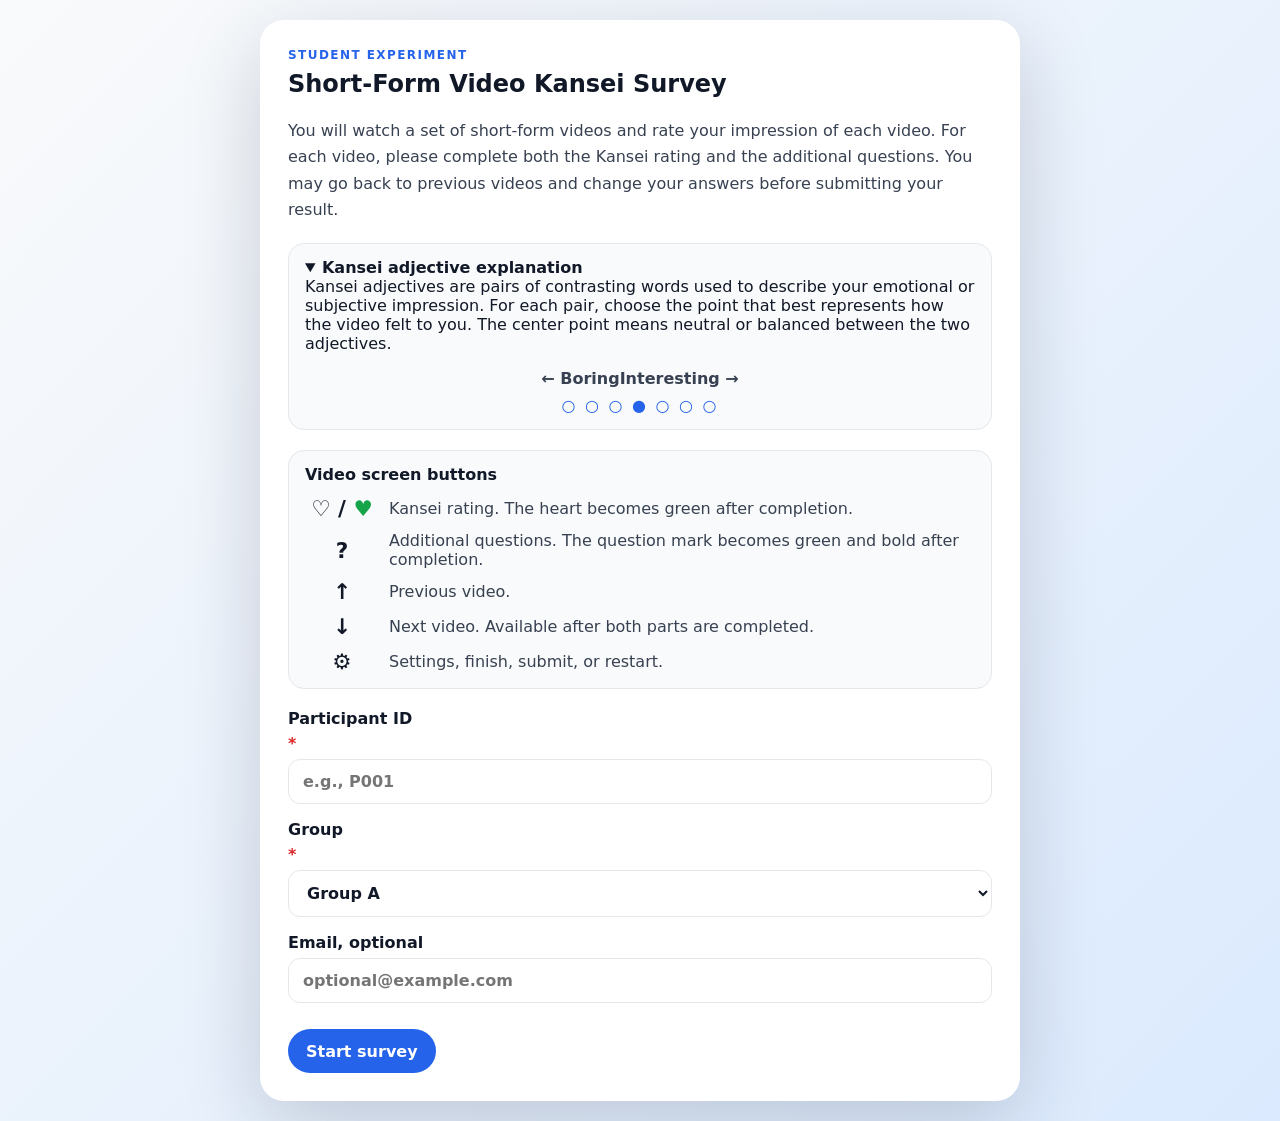
<file: index.html>
<!doctype html>
<html lang="en">
<head>
  <meta charset="utf-8" />
  <meta name="viewport" content="width=device-width, initial-scale=1, viewport-fit=cover" />
  <title>Kansei Short-Form Video Survey</title>
  <link rel="stylesheet" href="style.css" />
</head>
<body>
  <main id="app">
    <section id="setupScreen" class="screen setup-screen">
      <div class="card setup-card">
        <p class="eyebrow">Student experiment</p>
        <h1 id="experimentTitle">Short-Form Video Kansei Survey</h1>
        <p id="instructions" class="lead"></p>

        <details class="info-box" open>
          <summary>Kansei adjective explanation</summary>
          <p id="kanseiExplanation"></p>
          <div class="example-scale" aria-label="Example Kansei scale">
            <div class="example-pair-row"><span>← Boring</span><span>Interesting →</span></div>
            <div class="dots">○ ○ ○ ● ○ ○ ○</div>
          </div>
        </details>

        <section class="info-box icon-guide" aria-label="Video screen icon guide">
          <h2>Video screen buttons</h2>
          <div class="icon-guide-grid">
            <div><span class="guide-icon">♡ / <strong>♥</strong></span><span>Kansei rating. The heart becomes green after completion.</span></div>
            <div><span class="guide-icon">?</span><span>Additional questions. The question mark becomes green and bold after completion.</span></div>
            <div><span class="guide-icon">↑</span><span>Previous video.</span></div>
            <div><span class="guide-icon">↓</span><span>Next video. Available after both parts are completed.</span></div>
            <div><span class="guide-icon">⚙</span><span>Settings, finish, submit, or restart.</span></div>
          </div>
        </section>

        <form id="setupForm" class="setup-form">
          <label>
            Participant ID <span class="required">*</span>
            <input id="participantId" name="participantId" type="text" autocomplete="off" required placeholder="e.g., P001" />
          </label>

          <label>
            Group <span class="required">*</span>
            <select id="groupSelect" name="groupSelect" required></select>
          </label>

          <label>
            Email, optional
            <input id="participantEmail" name="participantEmail" type="email" autocomplete="email" placeholder="optional@example.com" />
          </label>

          <div class="form-actions">
            <button type="submit" class="primary-btn">Start survey</button>
            <button id="resumeBtn" type="button" class="secondary-btn hidden">Resume saved session</button>
          </div>
        </form>
      </div>
    </section>

    <section id="surveyScreen" class="screen survey-screen hidden">
      <div class="phone-shell" aria-label="Short-form video survey screen">
        <section id="videoStage" class="video-stage" aria-live="polite">
          <video id="videoPlayer" class="video-player" controls playsinline preload="metadata"></video>

          <div class="video-fallback hidden" id="videoFallback">
            <strong>Video file not found or cannot be played.</strong>
            <p>Check that the local video path in <code>config.js</code> is correct.</p>
          </div>

          <div class="progress-pill" id="progressText">Video 1/10</div>

          <div class="side-controls" aria-label="Survey controls">
            <button id="openKanseiBtn" class="round-action survey-icon-btn" type="button" aria-label="Open Kansei rating">
              <span id="kanseiIcon" class="action-icon" aria-hidden="true">♡</span>
            </button>

            <button id="openQuestionsBtn" class="round-action survey-icon-btn" type="button" aria-label="Open additional questions">
              <span id="questionsIcon" class="action-icon" aria-hidden="true">?</span>
            </button>

            <button id="prevVideoBtn" class="round-action survey-icon-btn" type="button" aria-label="Go to previous video">
              <span class="action-icon" aria-hidden="true">↑</span>
            </button>

            <button id="nextVideoBtn" class="round-action survey-icon-btn" type="button" aria-label="Go to next video">
              <span class="action-icon" aria-hidden="true">↓</span>
            </button>

            <button id="settingsBtn" class="round-action survey-icon-btn" type="button" aria-label="Open settings">
              <span class="action-icon" aria-hidden="true">⚙</span>
            </button>
          </div>

          <div id="completionHint" class="completion-hint"></div>
        </section>
      </div>
    </section>

    <section id="reviewScreen" class="screen review-screen hidden">
      <div class="card review-card">
        <h1>Review and submit</h1>
        <p id="reviewSummary" class="lead"></p>
        <div id="reviewList" class="review-list"></div>
        <div class="form-actions wrap">
          <button id="backToSurveyBtn" type="button" class="secondary-btn">Back to survey</button>
          <button id="submitBtn" type="button" class="primary-btn">Submit</button>
          <button id="exportJsonBtn" type="button" class="secondary-btn">Export JSON</button>
          <button id="resetBtn" type="button" class="danger-btn">Reset session</button>
        </div>
        <p id="submitStatus" class="submit-status" role="status" aria-live="polite"></p>
      </div>
    </section>
  </main>

  <div id="modalBackdrop" class="modal-backdrop hidden" role="presentation"></div>

  <section id="kanseiModal" class="bottom-sheet hidden" role="dialog" aria-modal="true" aria-labelledby="kanseiModalTitle">
    <div class="sheet-handle"></div>
    <div class="sheet-header">
      <div>
        <h2 id="kanseiModalTitle">Kansei rating</h2>
        <p class="small-muted">For each adjective pair, choose the point that best matches your impression.</p>
      </div>
      <button class="icon-btn close-modal" data-close="kanseiModal" type="button">×</button>
    </div>
    <form id="kanseiForm" class="sheet-body"></form>
    <div class="sheet-footer">
      <button id="saveKanseiBtn" type="button" class="primary-btn full">Save Kansei ratings</button>
    </div>
  </section>

  <section id="questionsModal" class="bottom-sheet hidden" role="dialog" aria-modal="true" aria-labelledby="questionsModalTitle">
    <div class="sheet-handle"></div>
    <div class="sheet-header">
      <div>
        <h2 id="questionsModalTitle">Additional questions</h2>
        <p class="small-muted">Answer the questions for the current video.</p>
      </div>
      <button class="icon-btn close-modal" data-close="questionsModal" type="button">×</button>
    </div>
    <form id="questionsForm" class="sheet-body"></form>
    <div class="sheet-footer">
      <button id="saveQuestionsBtn" type="button" class="primary-btn full">Save answers</button>
    </div>
  </section>

  <section id="settingsModal" class="bottom-sheet compact-sheet hidden" role="dialog" aria-modal="true" aria-labelledby="settingsModalTitle">
    <div class="sheet-handle"></div>
    <div class="sheet-header">
      <div>
        <h2 id="settingsModalTitle">Settings</h2>
        <p class="small-muted">Survey session controls.</p>
      </div>
      <button class="icon-btn close-modal" data-close="settingsModal" type="button">×</button>
    </div>
    <div class="sheet-body settings-body">
      <div class="info-card">
        <div><span>Participant ID</span><strong id="settingsParticipantId">-</strong></div>
        <div><span>Group</span><strong id="settingsGroup">-</strong></div>
        <div><span>Email</span><strong id="settingsEmail">-</strong></div>
        <div><span>Progress</span><strong id="settingsProgress">-</strong></div>
      </div>
      <p class="small-note">Restart clears the current saved session on this device. Finish opens the review and submit screen.</p>
    </div>
    <div class="sheet-footer stacked-footer">
      <button id="settingsFinishBtn" type="button" class="primary-btn full">Finish / Submit</button>
      <button id="settingsRestartBtn" type="button" class="danger-btn full">Restart survey</button>
      <button id="settingsBackToSetupBtn" type="button" class="secondary-btn full">Back to setup</button>
    </div>
  </section>

  <script src="config.js"></script>
  <script src="app.js"></script>
</body>
</html>
</file>
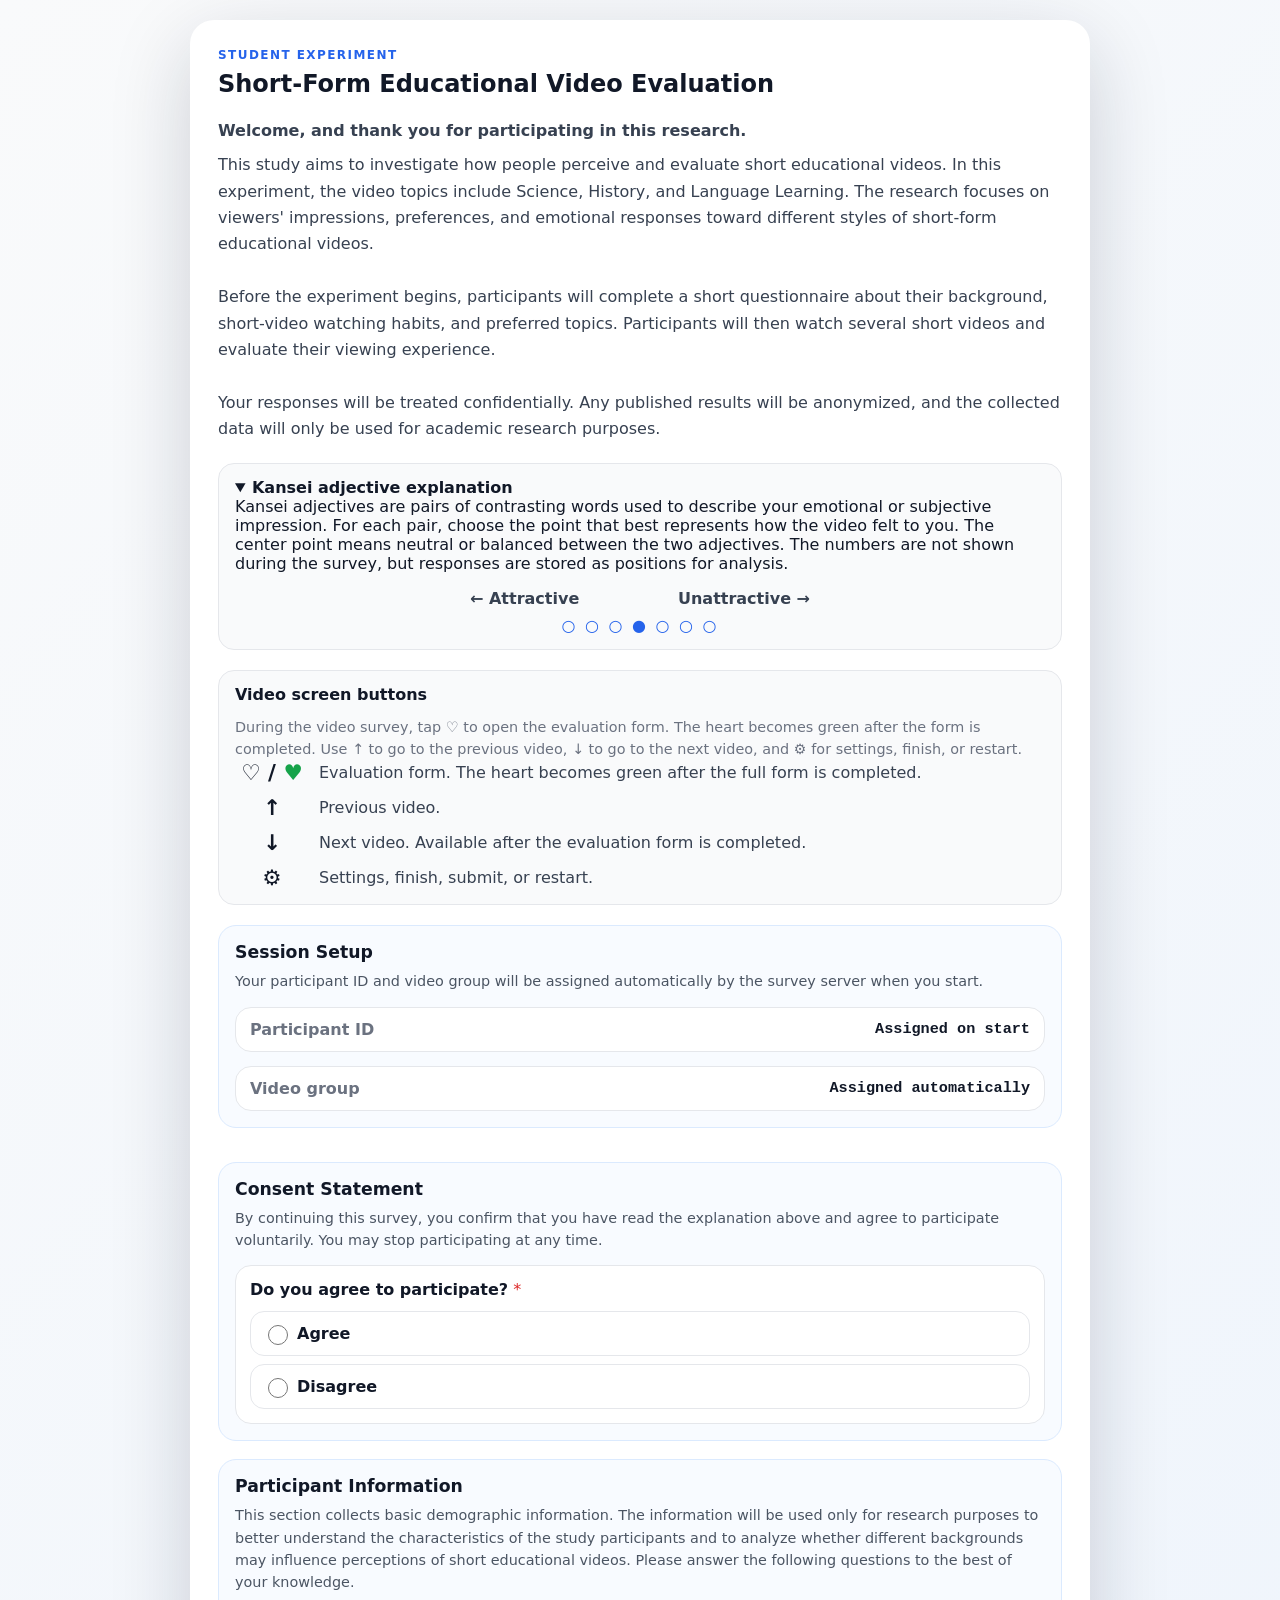
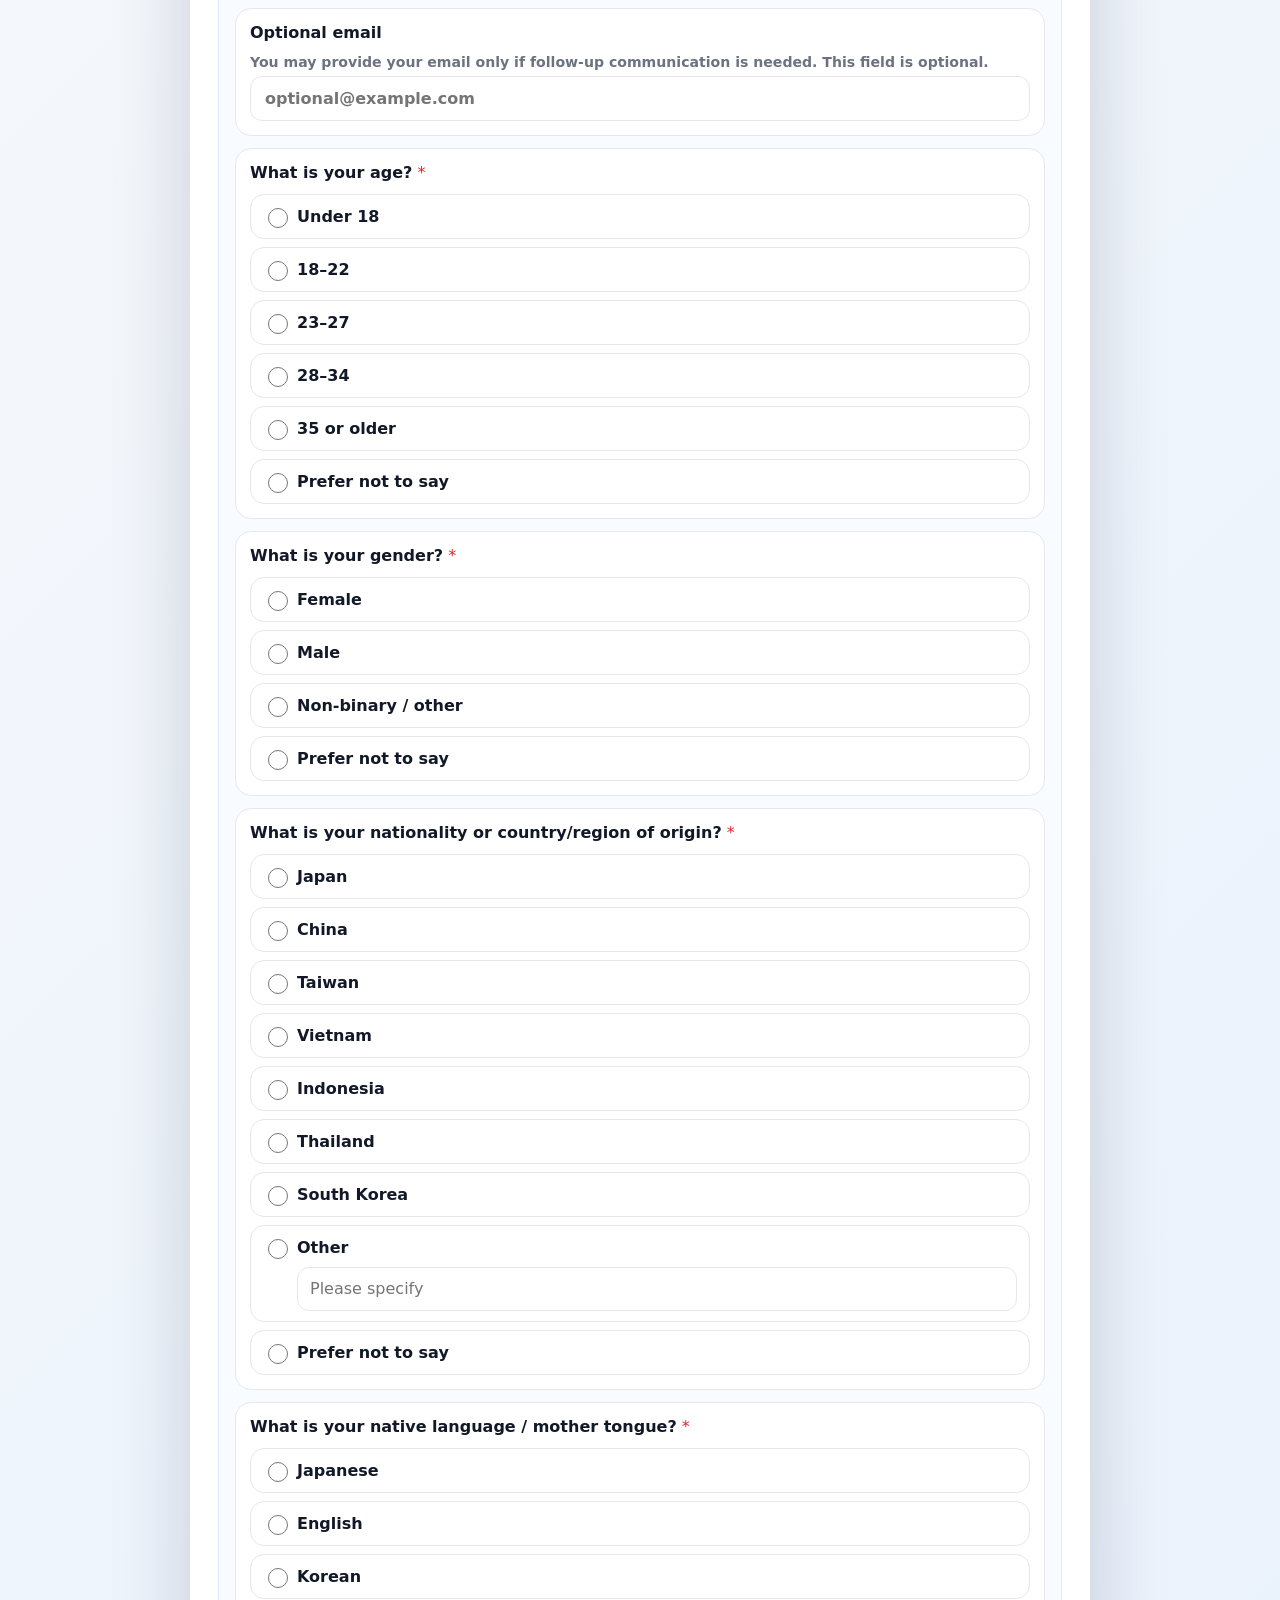
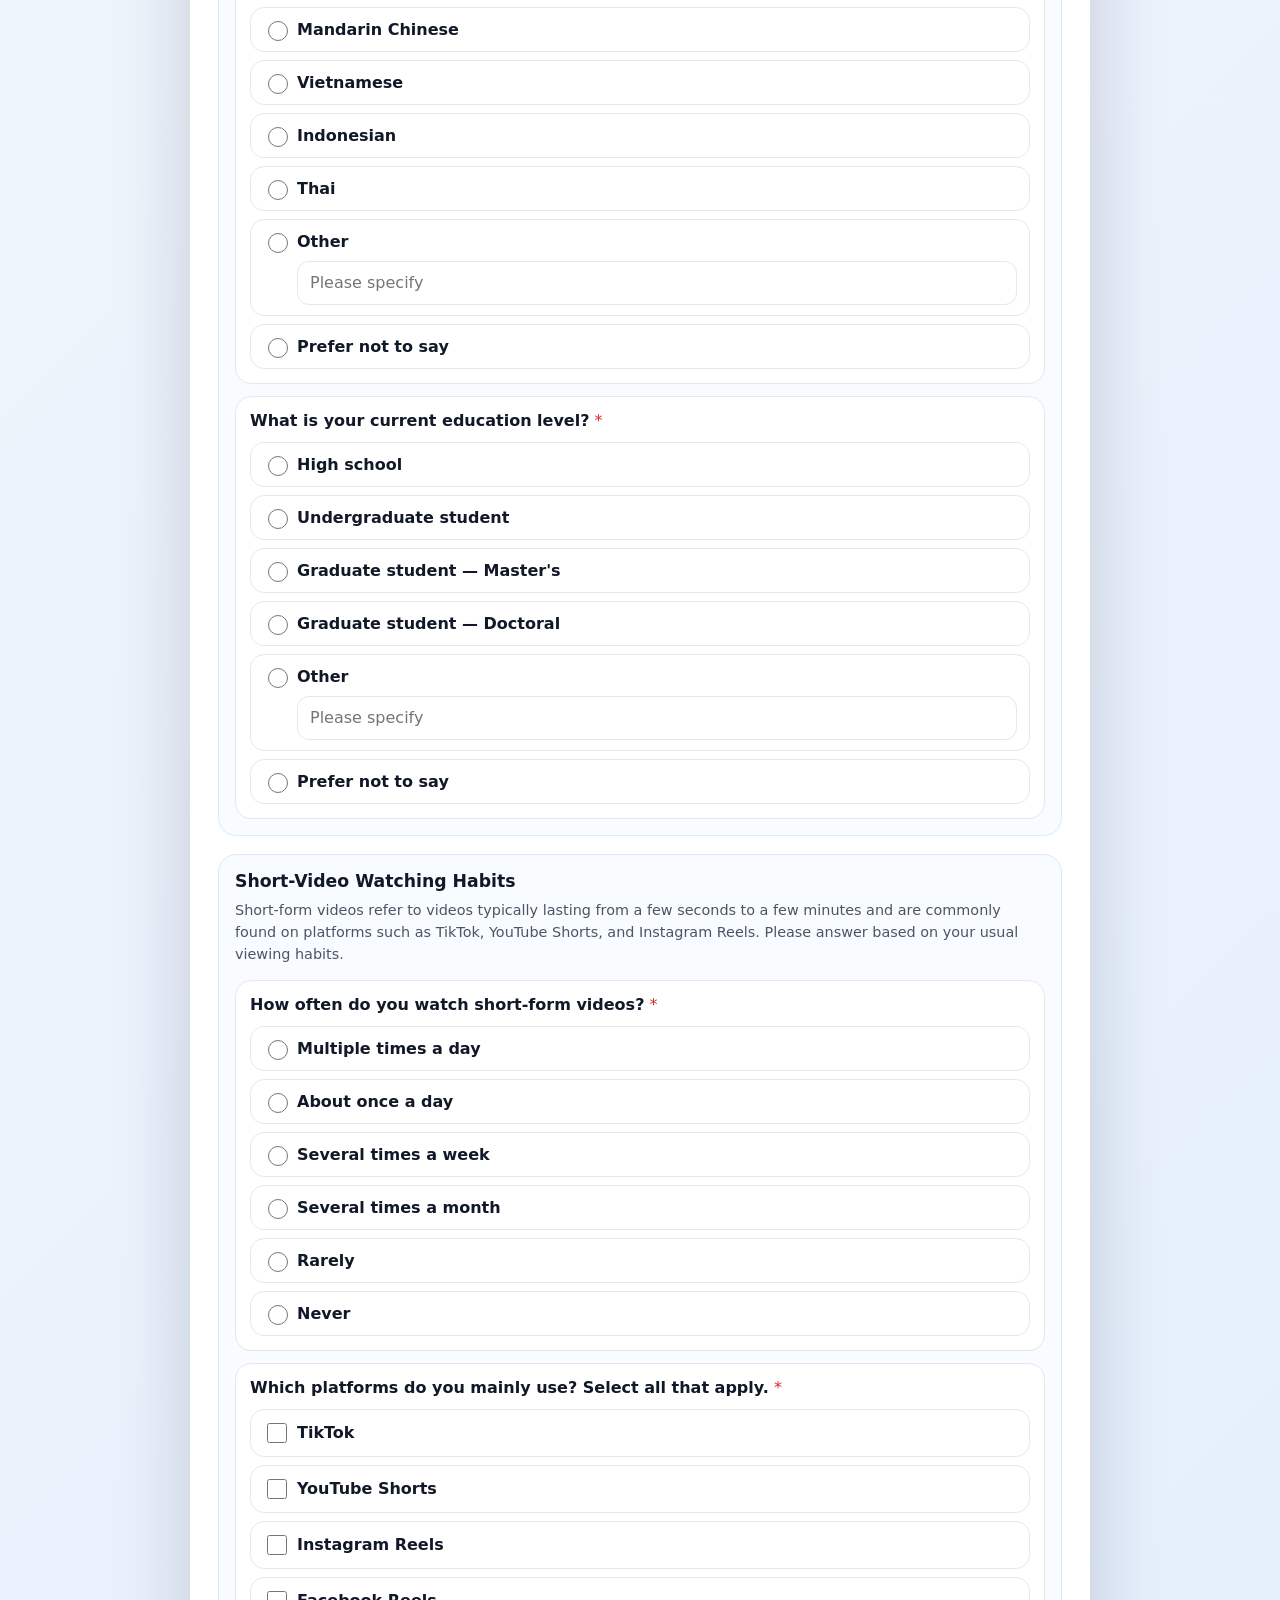
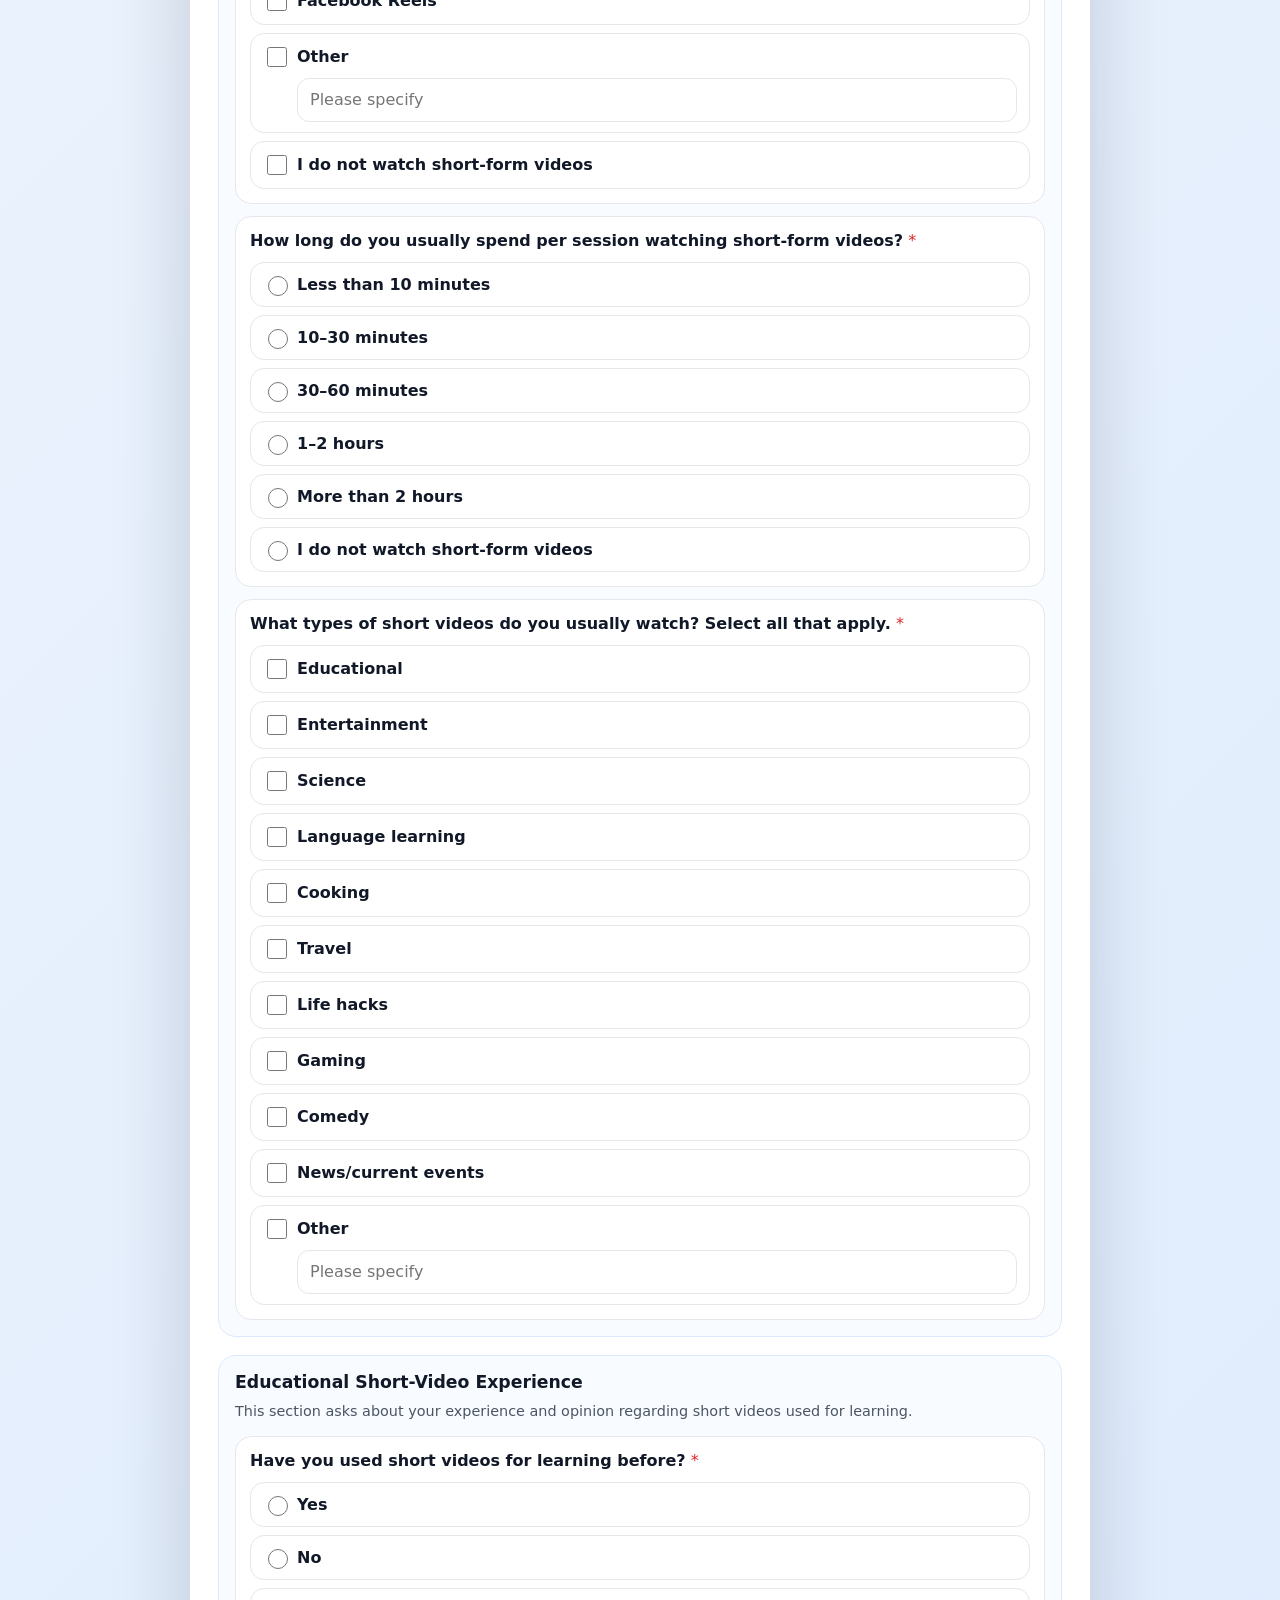
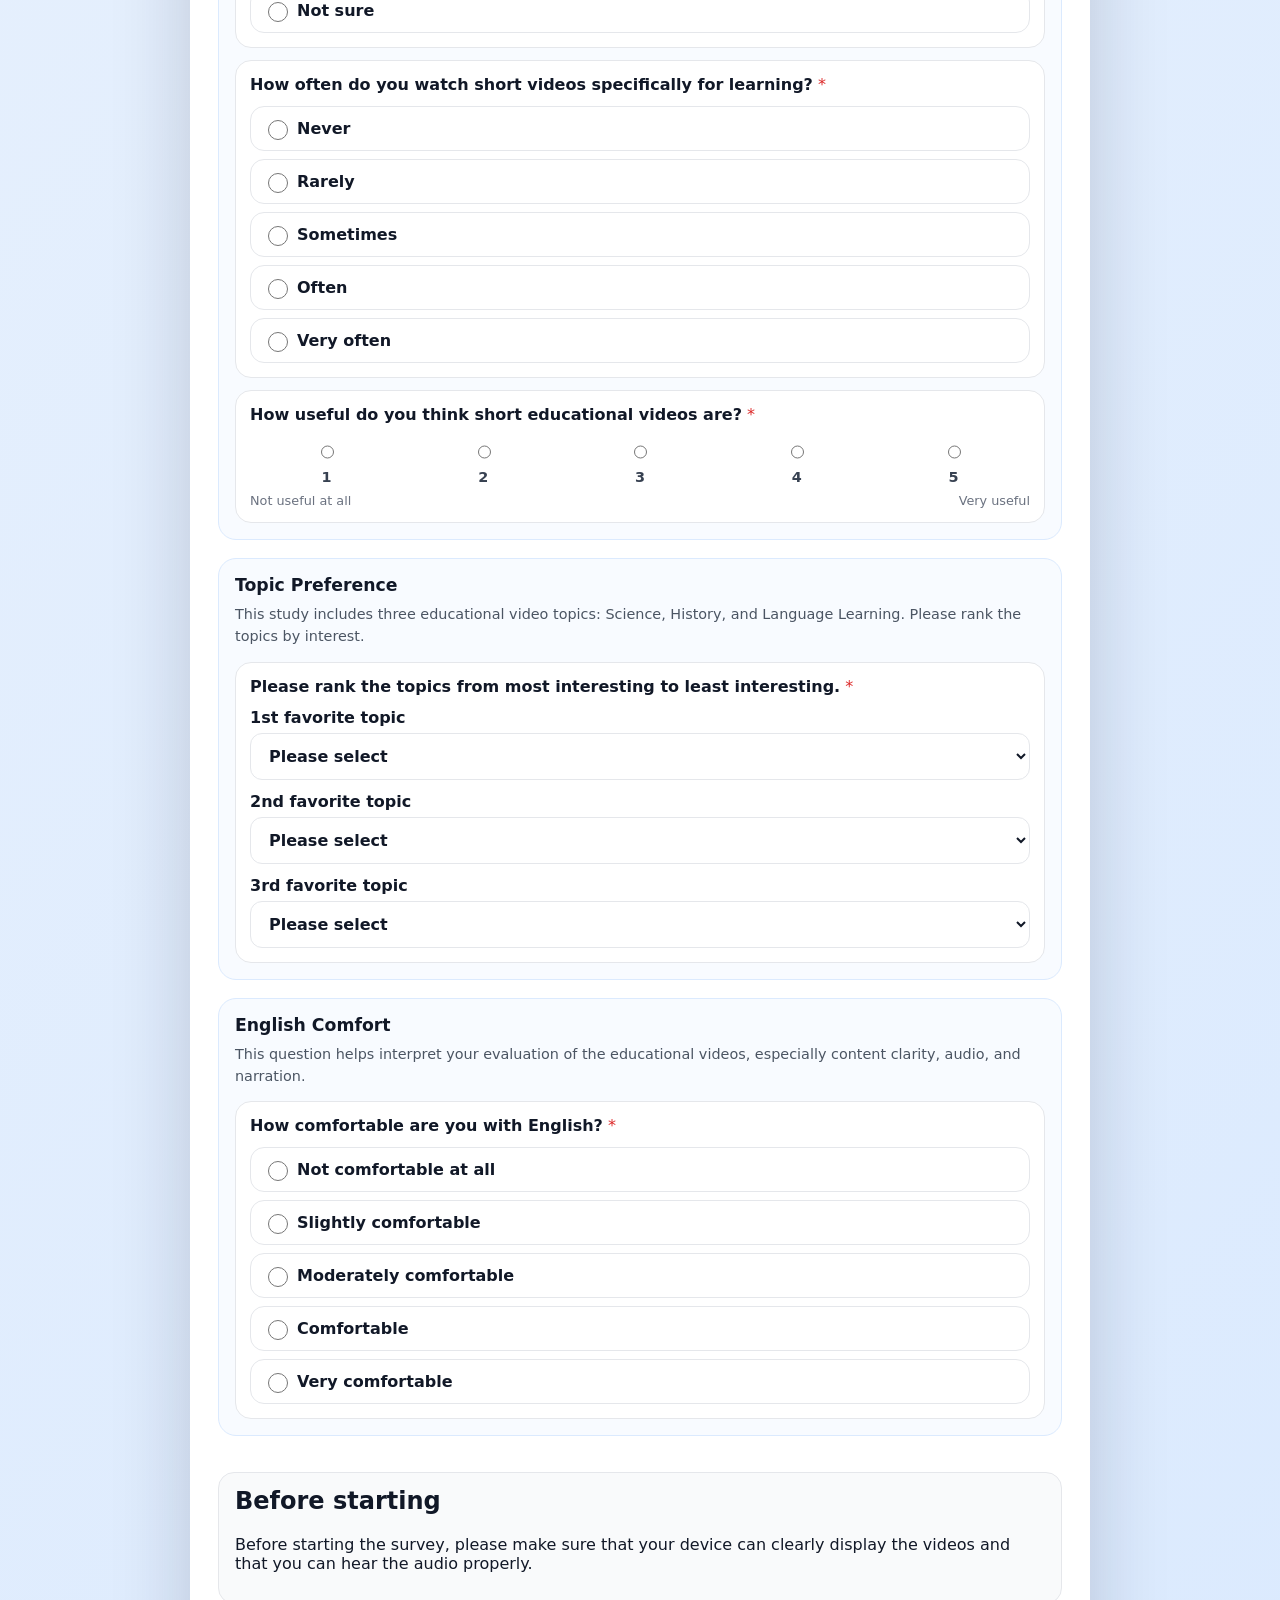
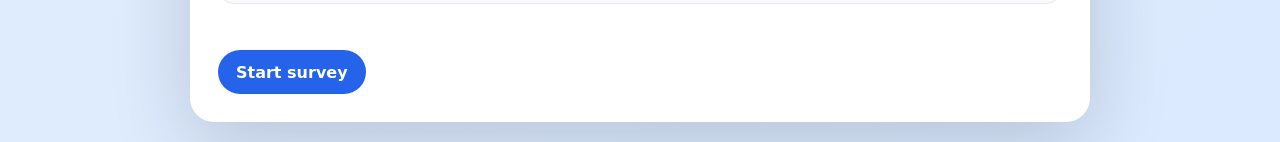
<file: frontend/index.html>
<!doctype html>
<html lang="en">
<head>
  <meta charset="utf-8" />
  <meta name="viewport" content="width=device-width, initial-scale=1, viewport-fit=cover" />
  <title>Kansei Short-Form Video Survey</title>
  <link rel="stylesheet" href="style.css" />
</head>
<body>
  <main id="app">
    <section id="setupScreen" class="screen setup-screen">
      <div class="card setup-card wide-card">
        <p class="eyebrow">Student experiment</p>
        <h1 id="experimentTitle">Short-Form Educational Video Evaluation</h1>
        <p id="welcomeTitle" class="lead strong-lead"></p>
        <p id="welcomeText" class="lead multiline"></p>

        <details class="info-box" open>
          <summary>Kansei adjective explanation</summary>
          <p id="kanseiExplanation"></p>
          <div class="example-scale" aria-label="Example Kansei scale">
            <div class="example-pair-row"><span>← Attractive</span><span>Unattractive →</span></div>
            <div class="dots">○ ○ ○ ● ○ ○ ○</div>
          </div>
        </details>

        <section class="info-box icon-guide" aria-label="Video screen icon guide">
          <h2>Video screen buttons</h2>
          <p id="videoButtonGuide" class="small-note"></p>
          <div class="icon-guide-grid">
            <div><span class="guide-icon">♡ / <strong>♥</strong></span><span>Evaluation form. The heart becomes green after the full form is completed.</span></div>
            <div><span class="guide-icon">↑</span><span>Previous video.</span></div>
            <div><span class="guide-icon">↓</span><span>Next video. Available after the evaluation form is completed.</span></div>
            <div><span class="guide-icon">⚙</span><span>Settings, finish, submit, or restart.</span></div>
          </div>
        </section>

        <form id="setupForm" class="setup-form">
          <section class="prelim-section session-section">
            <div class="section-heading">
              <h2>Session Setup</h2>
              <p>Your participant ID and video group will be assigned automatically by the survey server when you start.</p>
            </div>
            <div class="generated-id-box">
              <span>Participant ID</span>
              <strong id="generatedParticipantId">Assigned on start</strong>
            </div>
            <div class="generated-id-box">
              <span>Video group</span>
              <strong id="assignedGroupLabel">Assigned automatically</strong>
            </div>
            <p id="urlGroupOverrideNotice" class="small-note hidden"></p>
          </section>

          <div id="preliminaryFormContainer" class="preliminary-form"></div>

          <section class="info-box device-check-note" aria-label="Device check before starting">
            <h2>Before starting</h2>
            <p>Before starting the survey, please make sure that your device can clearly display the videos and that you can hear the audio properly.</p>
          </section>

          <div class="form-actions">
            <button type="submit" class="primary-btn">Start survey</button>
            <button id="resumeBtn" type="button" class="secondary-btn hidden">Resume saved session</button>
          </div>
        </form>
      </div>
    </section>

    <section id="surveyScreen" class="screen survey-screen hidden">
      <div class="phone-shell" aria-label="Short-form video survey screen">
        <section id="videoStage" class="video-stage" aria-live="polite">
          <video id="videoPlayer" class="video-player" controls playsinline preload="metadata"></video>

          <div class="video-fallback hidden" id="videoFallback">
            <strong>Video file not found or cannot be played.</strong>
            <p>Check that the local video path in <code>config/videos.config.js</code> is correct.</p>
          </div>

          <div class="progress-pill" id="progressText">Video 1/10</div>

          <div class="side-controls" aria-label="Survey controls">
            <button id="openEvaluationBtn" class="round-action survey-icon-btn" type="button" aria-label="Open evaluation form">
              <span id="evaluationIcon" class="action-icon" aria-hidden="true">♡</span>
            </button>

            <button id="prevVideoBtn" class="round-action survey-icon-btn" type="button" aria-label="Go to previous video">
              <span class="action-icon" aria-hidden="true">↑</span>
            </button>

            <button id="nextVideoBtn" class="round-action survey-icon-btn" type="button" aria-label="Go to next video">
              <span class="action-icon" aria-hidden="true">↓</span>
            </button>

            <button id="settingsBtn" class="round-action survey-icon-btn" type="button" aria-label="Open settings">
              <span class="action-icon" aria-hidden="true">⚙</span>
            </button>
          </div>

          <div id="completionHint" class="completion-hint"></div>
        </section>
      </div>
    </section>

    <section id="reviewScreen" class="screen review-screen hidden">
      <div class="card review-card">
        <h1>Review and submit</h1>
        <p id="reviewSummary" class="lead"></p>
        <div id="reviewList" class="review-list"></div>
        <div class="form-actions wrap">
          <button id="backToSurveyBtn" type="button" class="secondary-btn">Back to survey</button>
          <button id="submitBtn" type="button" class="primary-btn">Submit</button>
          <button id="exportJsonBtn" type="button" class="secondary-btn">Export JSON</button>
          <button id="resetBtn" type="button" class="danger-btn">Reset session</button>
        </div>
        <p id="submitStatus" class="submit-status" role="status" aria-live="polite"></p>
      </div>
    </section>
  </main>

  <div id="modalBackdrop" class="modal-backdrop hidden" role="presentation"></div>

  <section id="evaluationModal" class="bottom-sheet hidden" role="dialog" aria-modal="true" aria-labelledby="evaluationModalTitle">
    <div class="sheet-handle"></div>
    <div class="sheet-header">
      <div>
        <h2 id="evaluationModalTitle">Evaluation form</h2>
        <p class="small-muted">Complete all parts for the current video.</p>
      </div>
      <button class="icon-btn close-modal" data-close="evaluationModal" type="button">×</button>
    </div>
    <form id="evaluationForm" class="sheet-body"></form>
    <div class="sheet-footer">
      <button id="saveEvaluationBtn" type="button" class="primary-btn full">Save evaluation</button>
    </div>
  </section>

  <section id="settingsModal" class="bottom-sheet compact-sheet hidden" role="dialog" aria-modal="true" aria-labelledby="settingsModalTitle">
    <div class="sheet-handle"></div>
    <div class="sheet-header">
      <div>
        <h2 id="settingsModalTitle">Settings</h2>
        <p class="small-muted">Survey session controls.</p>
      </div>
      <button class="icon-btn close-modal" data-close="settingsModal" type="button">×</button>
    </div>
    <div class="sheet-body settings-body">
      <div class="info-card">
        <div><span>Participant ID</span><strong id="settingsParticipantId">-</strong></div>
        <div><span>Group</span><strong id="settingsGroup">-</strong></div>
        <div><span>Email</span><strong id="settingsEmail">-</strong></div>
        <div><span>Progress</span><strong id="settingsProgress">-</strong></div>
      </div>
      <p class="small-note">Restart clears the current saved session on this device and requests a new participant ID and group assignment from the server. Finish opens the review and submit screen.</p>
    </div>
    <div class="sheet-footer stacked-footer">
      <button id="settingsFinishBtn" type="button" class="primary-btn full">Finish / Submit</button>
      <button id="settingsRestartBtn" type="button" class="danger-btn full">Restart survey</button>
      <button id="settingsBackToSetupBtn" type="button" class="secondary-btn full">Back to setup</button>
    </div>
  </section>

  <script src="config/app.config.js"></script>
  <script src="config/videos.config.js"></script>
  <script src="config/preliminary.config.js"></script>
  <script src="config/evaluation.config.js"></script>
  <script src="app.js"></script>
</body>
</html>
</file>
<file: style.css>
:root {
  --bg: #111318;
  --card: #ffffff;
  --text: #111827;
  --muted: #6b7280;
  --line: #e5e7eb;
  --primary: #2563eb;
  --primary-dark: #1d4ed8;
  --danger: #dc2626;
  --success: #16a34a;
  --success-bright: #22c55e;
  --overlay: rgba(0, 0, 0, 0.58);
  --sheet-radius: 24px;
  color-scheme: light;
}

* { box-sizing: border-box; }

html, body {
  margin: 0;
  min-height: 100%;
  font-family: system-ui, -apple-system, BlinkMacSystemFont, "Segoe UI", sans-serif;
  background: var(--bg);
  color: var(--text);
}

button, input, select, textarea { font: inherit; }
button { cursor: pointer; }
.hidden { display: none !important; }

.screen { min-height: 100dvh; padding: 20px; }
.setup-screen, .review-screen {
  display: grid;
  place-items: center;
  background: linear-gradient(135deg, #f9fafb, #dbeafe);
}

.card {
  width: min(760px, 100%);
  background: var(--card);
  border-radius: 24px;
  padding: 28px;
  box-shadow: 0 24px 80px rgba(15, 23, 42, 0.18);
}

.eyebrow {
  text-transform: uppercase;
  letter-spacing: .12em;
  font-size: .75rem;
  color: var(--primary);
  font-weight: 700;
  margin: 0 0 8px;
}

h1, h2, p { margin-top: 0; }
.lead { color: #374151; line-height: 1.65; }
.small-muted { color: var(--muted); font-size: .88rem; }
.small-note { color: var(--muted); font-size: .9rem; line-height: 1.55; margin: 0; }

.info-box {
  border: 1px solid var(--line);
  border-radius: 16px;
  padding: 14px 16px;
  margin: 20px 0;
  background: #f9fafb;
}
.info-box summary { font-weight: 700; cursor: pointer; }

.example-scale {
  display: grid;
  gap: 8px;
  justify-items: center;
  color: #374151;
  font-weight: 600;
  margin-top: 12px;
  text-align: center;
}
.example-scale .example-pair {
  width: min(320px, 100%);
  display: flex;
  justify-content: space-between;
  gap: 12px;
  font-weight: 800;
}
.example-scale .dots {
  white-space: nowrap;
  color: var(--primary);
  letter-spacing: 2px;
}

.icon-guide h2 {
  margin: 0 0 12px;
  font-size: 1rem;
}
.icon-guide-grid {
  display: grid;
  gap: 10px;
  color: #374151;
}
.icon-guide-grid div {
  display: grid;
  grid-template-columns: 74px 1fr;
  align-items: center;
  gap: 10px;
}
.guide-icon {
  color: #111827;
  font-size: 1.35rem;
  font-weight: 900;
  text-align: center;
}
.guide-icon strong { color: var(--success); }

.setup-form { display: grid; gap: 16px; }
label { display: grid; gap: 6px; font-weight: 650; }
input, select, textarea {
  width: 100%;
  border: 1px solid var(--line);
  border-radius: 12px;
  padding: 12px 14px;
  background: #fff;
  color: var(--text);
}
textarea { min-height: 88px; resize: vertical; }
.required { color: var(--danger); }

.form-actions { display: flex; gap: 12px; align-items: center; margin-top: 10px; }
.form-actions.wrap { flex-wrap: wrap; }

.primary-btn, .secondary-btn, .danger-btn, .icon-btn, .round-action {
  border: 0;
  border-radius: 999px;
  min-height: 44px;
  padding: 10px 18px;
  font-weight: 750;
}
.primary-btn { background: var(--primary); color: #fff; }
.primary-btn:hover { background: var(--primary-dark); }
.secondary-btn { background: #e5e7eb; color: #111827; }
.danger-btn { background: #fee2e2; color: var(--danger); }
.primary-btn:disabled, .secondary-btn:disabled, .round-action:disabled { opacity: .45; cursor: not-allowed; }
.full { width: 100%; }

.icon-btn {
  width: 44px;
  padding: 0;
  background: #f3f4f6;
  color: #111827;
  font-size: 1.3rem;
}

.survey-screen {
  display: grid;
  place-items: center;
  background: #0b0d12;
  color: #fff;
  padding: max(10px, env(safe-area-inset-top)) 10px max(10px, env(safe-area-inset-bottom));
}

.phone-shell {
  width: min(430px, 100%);
  height: min(900px, 100dvh - 20px);
  min-height: 620px;
  margin: 0 auto;
}

.video-stage {
  position: relative;
  overflow: hidden;
  border-radius: 28px;
  background: #000;
  width: 100%;
  height: 100%;
  box-shadow: 0 20px 80px rgba(0,0,0,.48);
}

.video-stage::after {
  content: "";
  position: absolute;
  inset: 0;
  pointer-events: none;
  background:
    linear-gradient(rgba(0,0,0,.35), transparent 24%),
    linear-gradient(90deg, transparent 58%, rgba(0,0,0,.22));
}

.video-player {
  width: 100%;
  height: 100%;
  object-fit: contain;
  background: #000;
  display: block;
}

.video-fallback {
  position: absolute;
  inset: 0;
  z-index: 5;
  display: grid;
  place-content: center;
  text-align: center;
  padding: 24px;
  background: #111827;
  color: #fff;
}
.video-fallback code { color: #bfdbfe; }

.progress-pill {
  position: absolute;
  z-index: 10;
  top: 14px;
  left: 14px;
  background: rgba(0,0,0,.58);
  border: 1px solid rgba(255,255,255,.14);
  border-radius: 999px;
  padding: 7px 11px;
  font-weight: 800;
  font-size: .9rem;
  color: #fff;
  backdrop-filter: blur(10px);
}

.side-controls {
  position: absolute;
  z-index: 12;
  right: 12px;
  top: 50%;
  transform: translateY(-45%);
  display: grid;
  gap: 12px;
  justify-items: center;
}

.round-action {
  width: 62px;
  min-height: 62px;
  padding: 0;
  display: grid;
  place-items: center;
  background: rgba(0,0,0,.46);
  color: #fff;
  border: 1px solid rgba(255,255,255,.18);
  box-shadow: 0 8px 28px rgba(0,0,0,.28);
  backdrop-filter: blur(10px);
}
.round-action:hover { background: rgba(0,0,0,.64); }
.survey-icon-btn .action-icon {
  font-size: 2rem;
  line-height: 1;
  font-weight: 850;
  text-shadow: 0 2px 10px rgba(0,0,0,.45);
}
.survey-icon-btn.is-complete {
  color: var(--success-bright);
  background: rgba(0,0,0,.54);
  border-color: rgba(34,197,94,.48);
}
.survey-icon-btn.is-complete .action-icon {
  font-weight: 1000;
  filter: drop-shadow(0 0 8px rgba(34,197,94,.45));
}

.completion-hint {
  position: absolute;
  z-index: 11;
  left: 14px;
  right: 86px;
  bottom: 14px;
  min-height: 24px;
  color: rgba(255,255,255,.9);
  font-size: .82rem;
  line-height: 1.3;
  text-shadow: 0 1px 8px rgba(0,0,0,.85);
}

.modal-backdrop {
  position: fixed;
  inset: 0;
  background: rgba(0, 0, 0, .55);
  z-index: 50;
}

.bottom-sheet {
  position: fixed;
  z-index: 60;
  left: 50%;
  bottom: 0;
  transform: translateX(-50%);
  width: min(620px, 100%);
  max-height: min(84dvh, 760px);
  background: #fff;
  color: var(--text);
  border-radius: var(--sheet-radius) var(--sheet-radius) 0 0;
  box-shadow: 0 -24px 70px rgba(0,0,0,.35);
  display: grid;
  grid-template-rows: auto auto 1fr auto;
}
.compact-sheet { max-height: min(68dvh, 560px); }

.sheet-handle {
  width: 44px;
  height: 5px;
  border-radius: 999px;
  background: #d1d5db;
  justify-self: center;
  margin-top: 10px;
}
.sheet-header {
  display: flex;
  justify-content: space-between;
  align-items: start;
  gap: 12px;
  padding: 16px 18px 8px;
  border-bottom: 1px solid var(--line);
}
.sheet-header h2 { margin-bottom: 4px; }
.sheet-body {
  padding: 14px 18px 110px;
  overflow: auto;
  display: grid;
  gap: 18px;
}
.settings-body { padding-bottom: 150px; }
.sheet-footer {
  position: absolute;
  left: 0;
  right: 0;
  bottom: 0;
  padding: 14px 18px max(14px, env(safe-area-inset-bottom));
  background: linear-gradient(rgba(255,255,255,.85), #fff 35%);
  border-top: 1px solid var(--line);
}
.stacked-footer { display: grid; gap: 10px; }

.info-card {
  display: grid;
  gap: 12px;
  border: 1px solid var(--line);
  border-radius: 16px;
  padding: 14px;
  background: #f9fafb;
}
.info-card div { display: flex; justify-content: space-between; gap: 12px; }
.info-card span { color: var(--muted); }
.info-card strong { text-align: right; }

.scale-item, .question-item {
  border: 1px solid var(--line);
  border-radius: 16px;
  padding: 14px;
  background: #fff;
}
.scale-pair-title {
  font-weight: 850;
  display: flex;
  align-items: center;
  justify-content: space-between;
  gap: 12px;
  font-size: 1rem;
}
.scale-pair-title .pair-left,
.scale-pair-title .pair-right {
  flex: 1 1 0;
}
.scale-pair-title .pair-left {
  text-align: left;
  color: #374151;
}
.scale-pair-title .pair-right {
  text-align: right;
  color: #374151;
}
.scale-definition { color: var(--muted); font-size: .88rem; margin: 8px 0 12px; }
.radio-row {
  display: grid;
  grid-template-columns: repeat(7, 1fr);
  gap: 4px;
  text-align: center;
}
.radio-row label {
  display: grid;
  gap: 4px;
  place-items: center;
  font-weight: 600;
  font-size: .78rem;
  color: #374151;
}
.kansei-radio-row label { min-height: 34px; }
.visually-hidden {
  position: absolute;
  width: 1px;
  height: 1px;
  padding: 0;
  margin: -1px;
  overflow: hidden;
  clip: rect(0, 0, 0, 0);
  white-space: nowrap;
  border: 0;
}
.radio-row input { width: 26px; height: 26px; accent-color: var(--primary); }
.yes-no-row { display: flex; gap: 10px; margin-top: 10px; }
.yes-no-row label {
  display: flex;
  align-items: center;
  gap: 8px;
  border: 1px solid var(--line);
  border-radius: 999px;
  padding: 10px 14px;
  min-width: 96px;
  justify-content: center;
}
.yes-no-row input { width: 20px; height: 20px; accent-color: var(--primary); }
.likert-labels { display: flex; justify-content: space-between; color: var(--muted); font-size: .8rem; margin-top: 8px; }
.validation-error { color: var(--danger); font-size: .9rem; font-weight: 700; }

.review-list { display: grid; gap: 10px; margin: 20px 0; }
.review-row { display: flex; justify-content: space-between; gap: 12px; border: 1px solid var(--line); border-radius: 14px; padding: 12px 14px; cursor: pointer; }
.badge { border-radius: 999px; padding: 4px 10px; font-size: .82rem; font-weight: 800; align-self: start; }
.badge.complete { background: #dcfce7; color: #166534; }
.badge.incomplete { background: #fee2e2; color: #991b1b; }

@media (max-width: 560px) {
  .screen { padding: 12px; }
  .survey-screen { padding: 0; }
  .card { border-radius: 18px; padding: 20px; }
  .form-actions { flex-direction: column; align-items: stretch; }
  .example-scale { text-align: center; }
  .phone-shell { width: 100%; height: 100dvh; min-height: 100dvh; }
  .video-stage { border-radius: 0; }
  .side-controls { right: 10px; gap: 10px; }
  .round-action { width: 58px; min-height: 58px; }
  .survey-icon-btn .action-icon { font-size: 1.9rem; }
  .scale-pair-title { font-size: .98rem; }
  .radio-row input { width: 24px; height: 24px; }
}

@media (max-height: 680px) {
  .side-controls { gap: 7px; }
  .round-action { width: 52px; min-height: 52px; }
  .survey-icon-btn .action-icon { font-size: 1.65rem; }
}

.submit-status {
  min-height: 1.4rem;
  margin-top: 12px;
  font-size: .95rem;
  font-weight: 700;
}
.submit-status.success { color: #15803d; }
.submit-status.error { color: var(--danger); }
</file>
<file: frontend/style.css>
:root {
  --bg: #111318;
  --card: #ffffff;
  --text: #111827;
  --muted: #6b7280;
  --line: #e5e7eb;
  --primary: #2563eb;
  --primary-dark: #1d4ed8;
  --danger: #dc2626;
  --success: #16a34a;
  --success-bright: #22c55e;
  --overlay: rgba(0, 0, 0, 0.58);
  --sheet-radius: 24px;
  color-scheme: light;
}

* { box-sizing: border-box; }

html, body {
  margin: 0;
  min-height: 100%;
  font-family: system-ui, -apple-system, BlinkMacSystemFont, "Segoe UI", sans-serif;
  background: var(--bg);
  color: var(--text);
}

button, input, select, textarea { font: inherit; }
button { cursor: pointer; }
.hidden { display: none !important; }

.screen { min-height: 100dvh; padding: 20px; }
.setup-screen, .review-screen {
  display: grid;
  place-items: center;
  background: linear-gradient(135deg, #f9fafb, #dbeafe);
}

.card {
  width: min(760px, 100%);
  background: var(--card);
  border-radius: 24px;
  padding: 28px;
  box-shadow: 0 24px 80px rgba(15, 23, 42, 0.18);
}

.eyebrow {
  text-transform: uppercase;
  letter-spacing: .12em;
  font-size: .75rem;
  color: var(--primary);
  font-weight: 700;
  margin: 0 0 8px;
}

h1, h2, p { margin-top: 0; }
.lead { color: #374151; line-height: 1.65; }
.small-muted { color: var(--muted); font-size: .88rem; }
.small-note { color: var(--muted); font-size: .9rem; line-height: 1.55; margin: 0; }

.info-box {
  border: 1px solid var(--line);
  border-radius: 16px;
  padding: 14px 16px;
  margin: 20px 0;
  background: #f9fafb;
}
.info-box summary { font-weight: 700; cursor: pointer; }

.example-scale {
  display: grid;
  gap: 8px;
  justify-items: center;
  color: #374151;
  font-weight: 600;
  margin-top: 12px;
  text-align: center;
}
.example-scale .example-pair {
  width: min(320px, 100%);
  display: flex;
  justify-content: space-between;
  gap: 12px;
  font-weight: 800;
}
.example-scale .dots {
  white-space: nowrap;
  color: var(--primary);
  letter-spacing: 2px;
}

.icon-guide h2 {
  margin: 0 0 12px;
  font-size: 1rem;
}
.icon-guide-grid {
  display: grid;
  gap: 10px;
  color: #374151;
}
.icon-guide-grid div {
  display: grid;
  grid-template-columns: 74px 1fr;
  align-items: center;
  gap: 10px;
}
.guide-icon {
  color: #111827;
  font-size: 1.35rem;
  font-weight: 900;
  text-align: center;
}
.guide-icon strong { color: var(--success); }

.setup-form { display: grid; gap: 16px; }
label { display: grid; gap: 6px; font-weight: 650; }
input, select, textarea {
  width: 100%;
  border: 1px solid var(--line);
  border-radius: 12px;
  padding: 12px 14px;
  background: #fff;
  color: var(--text);
}
textarea { min-height: 88px; resize: vertical; }
.required { color: var(--danger); }

.form-actions { display: flex; gap: 12px; align-items: center; margin-top: 10px; }
.form-actions.wrap { flex-wrap: wrap; }

.primary-btn, .secondary-btn, .danger-btn, .icon-btn, .round-action {
  border: 0;
  border-radius: 999px;
  min-height: 44px;
  padding: 10px 18px;
  font-weight: 750;
}
.primary-btn { background: var(--primary); color: #fff; }
.primary-btn:hover { background: var(--primary-dark); }
.secondary-btn { background: #e5e7eb; color: #111827; }
.danger-btn { background: #fee2e2; color: var(--danger); }
.primary-btn:disabled, .secondary-btn:disabled, .round-action:disabled { opacity: .45; cursor: not-allowed; }
.full { width: 100%; }

.icon-btn {
  width: 44px;
  padding: 0;
  background: #f3f4f6;
  color: #111827;
  font-size: 1.3rem;
}

.survey-screen {
  display: grid;
  place-items: center;
  background: #0b0d12;
  color: #fff;
  padding: max(10px, env(safe-area-inset-top)) 10px max(10px, env(safe-area-inset-bottom));
}

.phone-shell {
  width: min(430px, 100%);
  height: min(900px, 100dvh - 20px);
  min-height: 620px;
  margin: 0 auto;
}

.video-stage {
  position: relative;
  overflow: hidden;
  border-radius: 28px;
  background: #000;
  width: 100%;
  height: 100%;
  box-shadow: 0 20px 80px rgba(0,0,0,.48);
}

.video-stage::after {
  content: "";
  position: absolute;
  inset: 0;
  pointer-events: none;
  background:
    linear-gradient(rgba(0,0,0,.35), transparent 24%),
    linear-gradient(90deg, transparent 58%, rgba(0,0,0,.22));
}

.video-player {
  width: 100%;
  height: 100%;
  object-fit: contain;
  background: #000;
  display: block;
}

.video-fallback {
  position: absolute;
  inset: 0;
  z-index: 5;
  display: grid;
  place-content: center;
  text-align: center;
  padding: 24px;
  background: #111827;
  color: #fff;
}
.video-fallback code { color: #bfdbfe; }

.progress-pill {
  position: absolute;
  z-index: 10;
  top: 14px;
  left: 14px;
  background: rgba(0,0,0,.58);
  border: 1px solid rgba(255,255,255,.14);
  border-radius: 999px;
  padding: 7px 11px;
  font-weight: 800;
  font-size: .9rem;
  color: #fff;
  backdrop-filter: blur(10px);
}

.side-controls {
  position: absolute;
  z-index: 12;
  right: 12px;
  top: 50%;
  transform: translateY(-45%);
  display: grid;
  gap: 12px;
  justify-items: center;
}

.round-action {
  width: 62px;
  min-height: 62px;
  padding: 0;
  display: grid;
  place-items: center;
  background: rgba(0,0,0,.46);
  color: #fff;
  border: 1px solid rgba(255,255,255,.18);
  box-shadow: 0 8px 28px rgba(0,0,0,.28);
  backdrop-filter: blur(10px);
}
.round-action:hover { background: rgba(0,0,0,.64); }
.survey-icon-btn .action-icon {
  font-size: 2rem;
  line-height: 1;
  font-weight: 850;
  text-shadow: 0 2px 10px rgba(0,0,0,.45);
}
.survey-icon-btn.is-complete {
  color: var(--success-bright);
  background: rgba(0,0,0,.54);
  border-color: rgba(34,197,94,.48);
}
.survey-icon-btn.is-complete .action-icon {
  font-weight: 1000;
  filter: drop-shadow(0 0 8px rgba(34,197,94,.45));
}

.completion-hint {
  position: absolute;
  z-index: 11;
  left: 14px;
  right: 86px;
  bottom: 14px;
  min-height: 24px;
  color: rgba(255,255,255,.9);
  font-size: .82rem;
  line-height: 1.3;
  text-shadow: 0 1px 8px rgba(0,0,0,.85);
}

.modal-backdrop {
  position: fixed;
  inset: 0;
  background: rgba(0, 0, 0, .55);
  z-index: 50;
}

.bottom-sheet {
  position: fixed;
  z-index: 60;
  left: 50%;
  bottom: 0;
  transform: translateX(-50%);
  width: min(620px, 100%);
  max-height: min(84dvh, 760px);
  background: #fff;
  color: var(--text);
  border-radius: var(--sheet-radius) var(--sheet-radius) 0 0;
  box-shadow: 0 -24px 70px rgba(0,0,0,.35);
  display: grid;
  grid-template-rows: auto auto 1fr auto;
}
.compact-sheet { max-height: min(68dvh, 560px); }

.sheet-handle {
  width: 44px;
  height: 5px;
  border-radius: 999px;
  background: #d1d5db;
  justify-self: center;
  margin-top: 10px;
}
.sheet-header {
  display: flex;
  justify-content: space-between;
  align-items: start;
  gap: 12px;
  padding: 16px 18px 8px;
  border-bottom: 1px solid var(--line);
}
.sheet-header h2 { margin-bottom: 4px; }
.sheet-body {
  padding: 14px 18px 110px;
  overflow: auto;
  display: grid;
  gap: 18px;
}
.settings-body { padding-bottom: 150px; }
.sheet-footer {
  position: absolute;
  left: 0;
  right: 0;
  bottom: 0;
  padding: 14px 18px max(14px, env(safe-area-inset-bottom));
  background: linear-gradient(rgba(255,255,255,.85), #fff 35%);
  border-top: 1px solid var(--line);
}
.stacked-footer { display: grid; gap: 10px; }

.info-card {
  display: grid;
  gap: 12px;
  border: 1px solid var(--line);
  border-radius: 16px;
  padding: 14px;
  background: #f9fafb;
}
.info-card div { display: flex; justify-content: space-between; gap: 12px; }
.info-card span { color: var(--muted); }
.info-card strong { text-align: right; }

.scale-item, .question-item {
  border: 1px solid var(--line);
  border-radius: 16px;
  padding: 14px;
  background: #fff;
}
.scale-pair-title {
  font-weight: 850;
  display: flex;
  align-items: center;
  justify-content: space-between;
  gap: 12px;
  font-size: 1rem;
}
.scale-pair-title .pair-left,
.scale-pair-title .pair-right {
  flex: 1 1 0;
}
.scale-pair-title .pair-left {
  text-align: left;
  color: #374151;
}
.scale-pair-title .pair-right {
  text-align: right;
  color: #374151;
}
.scale-definition { color: var(--muted); font-size: .88rem; margin: 8px 0 12px; }
.radio-row {
  display: grid;
  grid-template-columns: repeat(7, 1fr);
  gap: 4px;
  text-align: center;
}
.radio-row label {
  display: grid;
  gap: 4px;
  place-items: center;
  font-weight: 600;
  font-size: .78rem;
  color: #374151;
}
.kansei-radio-row label { min-height: 34px; }
.visually-hidden {
  position: absolute;
  width: 1px;
  height: 1px;
  padding: 0;
  margin: -1px;
  overflow: hidden;
  clip: rect(0, 0, 0, 0);
  white-space: nowrap;
  border: 0;
}
.radio-row input { width: 26px; height: 26px; accent-color: var(--primary); }
.yes-no-row { display: flex; gap: 10px; margin-top: 10px; }
.yes-no-row label {
  display: flex;
  align-items: center;
  gap: 8px;
  border: 1px solid var(--line);
  border-radius: 999px;
  padding: 10px 14px;
  min-width: 96px;
  justify-content: center;
}
.yes-no-row input { width: 20px; height: 20px; accent-color: var(--primary); }
.likert-labels { display: flex; justify-content: space-between; color: var(--muted); font-size: .8rem; margin-top: 8px; }
.validation-error { color: var(--danger); font-size: .9rem; font-weight: 700; }

.review-list { display: grid; gap: 10px; margin: 20px 0; }
.review-row { display: flex; justify-content: space-between; gap: 12px; border: 1px solid var(--line); border-radius: 14px; padding: 12px 14px; cursor: pointer; }
.badge { border-radius: 999px; padding: 4px 10px; font-size: .82rem; font-weight: 800; align-self: start; }
.badge.complete { background: #dcfce7; color: #166534; }
.badge.incomplete { background: #fee2e2; color: #991b1b; }

@media (max-width: 560px) {
  .screen { padding: 12px; }
  .survey-screen { padding: 0; }
  .card { border-radius: 18px; padding: 20px; }
  .form-actions { flex-direction: column; align-items: stretch; }
  .example-scale { text-align: center; }
  .phone-shell { width: 100%; height: 100dvh; min-height: 100dvh; }
  .video-stage { border-radius: 0; }
  .side-controls { right: 10px; gap: 10px; }
  .round-action { width: 58px; min-height: 58px; }
  .survey-icon-btn .action-icon { font-size: 1.9rem; }
  .scale-pair-title { font-size: .98rem; }
  .radio-row input { width: 24px; height: 24px; }
}

@media (max-height: 680px) {
  .side-controls { gap: 7px; }
  .round-action { width: 52px; min-height: 52px; }
  .survey-icon-btn .action-icon { font-size: 1.65rem; }
}

.submit-status {
  min-height: 1.4rem;
  margin-top: 12px;
  font-size: .95rem;
  font-weight: 700;
}
.submit-status.success { color: #15803d; }
.submit-status.error { color: var(--danger); }

/* v8 single evaluation form additions */
.example-pair-row {
  width: min(340px, 100%);
  display: flex;
  justify-content: space-between;
  gap: 12px;
  font-weight: 800;
}

.evaluation-section {
  border: 1px solid #dbeafe;
  border-radius: 18px;
  padding: 14px;
  background: #f8fbff;
  display: grid;
  gap: 14px;
}

.section-heading h3 {
  margin: 0 0 8px;
  font-size: 1.05rem;
  color: #111827;
}

.section-heading p {
  margin: 0;
  color: #4b5563;
  font-size: .9rem;
  line-height: 1.55;
}

.section-items {
  display: grid;
  gap: 12px;
}

.choice-list {
  display: grid;
  gap: 8px;
  margin-top: 12px;
}

.choice-option {
  display: grid;
  gap: 8px;
  border: 1px solid var(--line);
  border-radius: 14px;
  padding: 10px 12px;
  background: #fff;
}

.choice-line {
  display: grid;
  grid-template-columns: 24px 1fr;
  align-items: center;
  gap: 10px;
}

.choice-line label {
  font-weight: 650;
  cursor: pointer;
}

.choice-line input[type="radio"],
.choice-line input[type="checkbox"] {
  width: 20px;
  height: 20px;
  accent-color: var(--primary);
}

.choice-list input[type="text"] {
  width: 100%;
  min-height: 44px;
  border-radius: 12px;
  border: 1px solid var(--line);
  padding: 10px 12px;
  font-size: 1rem;
  background: #fff;
}

.rating-five-row {
  grid-template-columns: repeat(5, 1fr);
  margin-top: 12px;
}

.rating-five-row label span {
  font-size: .9rem;
  font-weight: 800;
}

@media (max-width: 560px) {
  .evaluation-section { padding: 12px; }
  .section-heading h3 { font-size: 1rem; }
  .section-heading p { font-size: .86rem; }
  .choice-option { padding: 10px; }
}

/* v9 preliminary questionnaire and split-config additions */
.wide-card { width: min(900px, 100%); }
.strong-lead { font-weight: 750; margin-bottom: 8px; }
.multiline { white-space: pre-line; }
.preliminary-form { display: grid; gap: 18px; }
.prelim-section {
  border: 1px solid #dbeafe;
  border-radius: 18px;
  padding: 16px;
  background: #f8fbff;
  display: grid;
  gap: 14px;
}
.session-section { margin-bottom: 18px; }
.prelim-section .section-heading h2 {
  margin: 0 0 8px;
  font-size: 1.08rem;
  color: #111827;
}
.generated-id-box {
  display: flex;
  justify-content: space-between;
  align-items: center;
  gap: 12px;
  border: 1px solid var(--line);
  border-radius: 16px;
  padding: 12px 14px;
  background: #fff;
}
.generated-id-box span { color: var(--muted); font-weight: 750; }
.generated-id-box strong {
  font-family: ui-monospace, SFMono-Regular, Menlo, Monaco, Consolas, "Liberation Mono", monospace;
  font-size: .95rem;
  text-align: right;
  overflow-wrap: anywhere;
}
.question-help { margin: 6px 0 0; }
.choice-with-other .other-text {
  margin-left: 34px;
}

@media (max-width: 560px) {
  .choice-with-other .other-text { margin-left: 0; }
}
.ranking-grid {
  display: grid;
  gap: 12px;
  margin-top: 12px;
}
.ranking-grid label {
  font-weight: 700;
}
@media (max-width: 560px) {
  .prelim-section { padding: 12px; }
  .generated-id-box { display: grid; }
  .generated-id-box strong { text-align: left; }
}


/* v9.2 fix: prevent preliminary questionnaire text inputs from overflowing */
.form-control,
input[type="text"],
input[type="email"],
input[type="number"],
select,
textarea {
  box-sizing: border-box;
  max-width: 100%;
}

/* Keep regular text inputs responsive without escaping their parent */
.preliminary-form input[type="text"],
.preliminary-form input[type="email"],
.preliminary-form select,
.preliminary-form textarea,
.prelim-form input[type="text"],
.prelim-form input[type="email"],
.prelim-form select,
.prelim-form textarea,
#preliminaryScreen input[type="text"],
#preliminaryScreen input[type="email"],
#preliminaryScreen select,
#preliminaryScreen textarea {
  width: 100%;
  max-width: 100%;
}

/* The "Other" text field should fill the remaining row space, not the full page width */
.choice-with-other,
.option-with-other,
.other-option,
.other-choice {
  width: 100%;
  max-width: 100%;
}

.choice-with-other input[type="text"],
.option-with-other input[type="text"],
.other-option input[type="text"],
.other-choice input[type="text"] {
  flex: 1 1 12rem;
  min-width: 0;
  width: auto;
  max-width: 100%;
}

/* If an Other field sits inside a flex row, allow the row to wrap instead of overflowing */
.choice-with-other,
.option-with-other,
.other-option,
.other-choice,
.choice-row,
.option-row {
  flex-wrap: wrap;
}

/* Radio and checkbox controls should never inherit full-width text-input sizing */
input[type="radio"],
input[type="checkbox"] {
  width: auto;
  max-width: none;
  flex: 0 0 auto;
}


/* v10 session assignment display */
.generated-id-box strong {
  overflow-wrap: anywhere;
}
</file>
